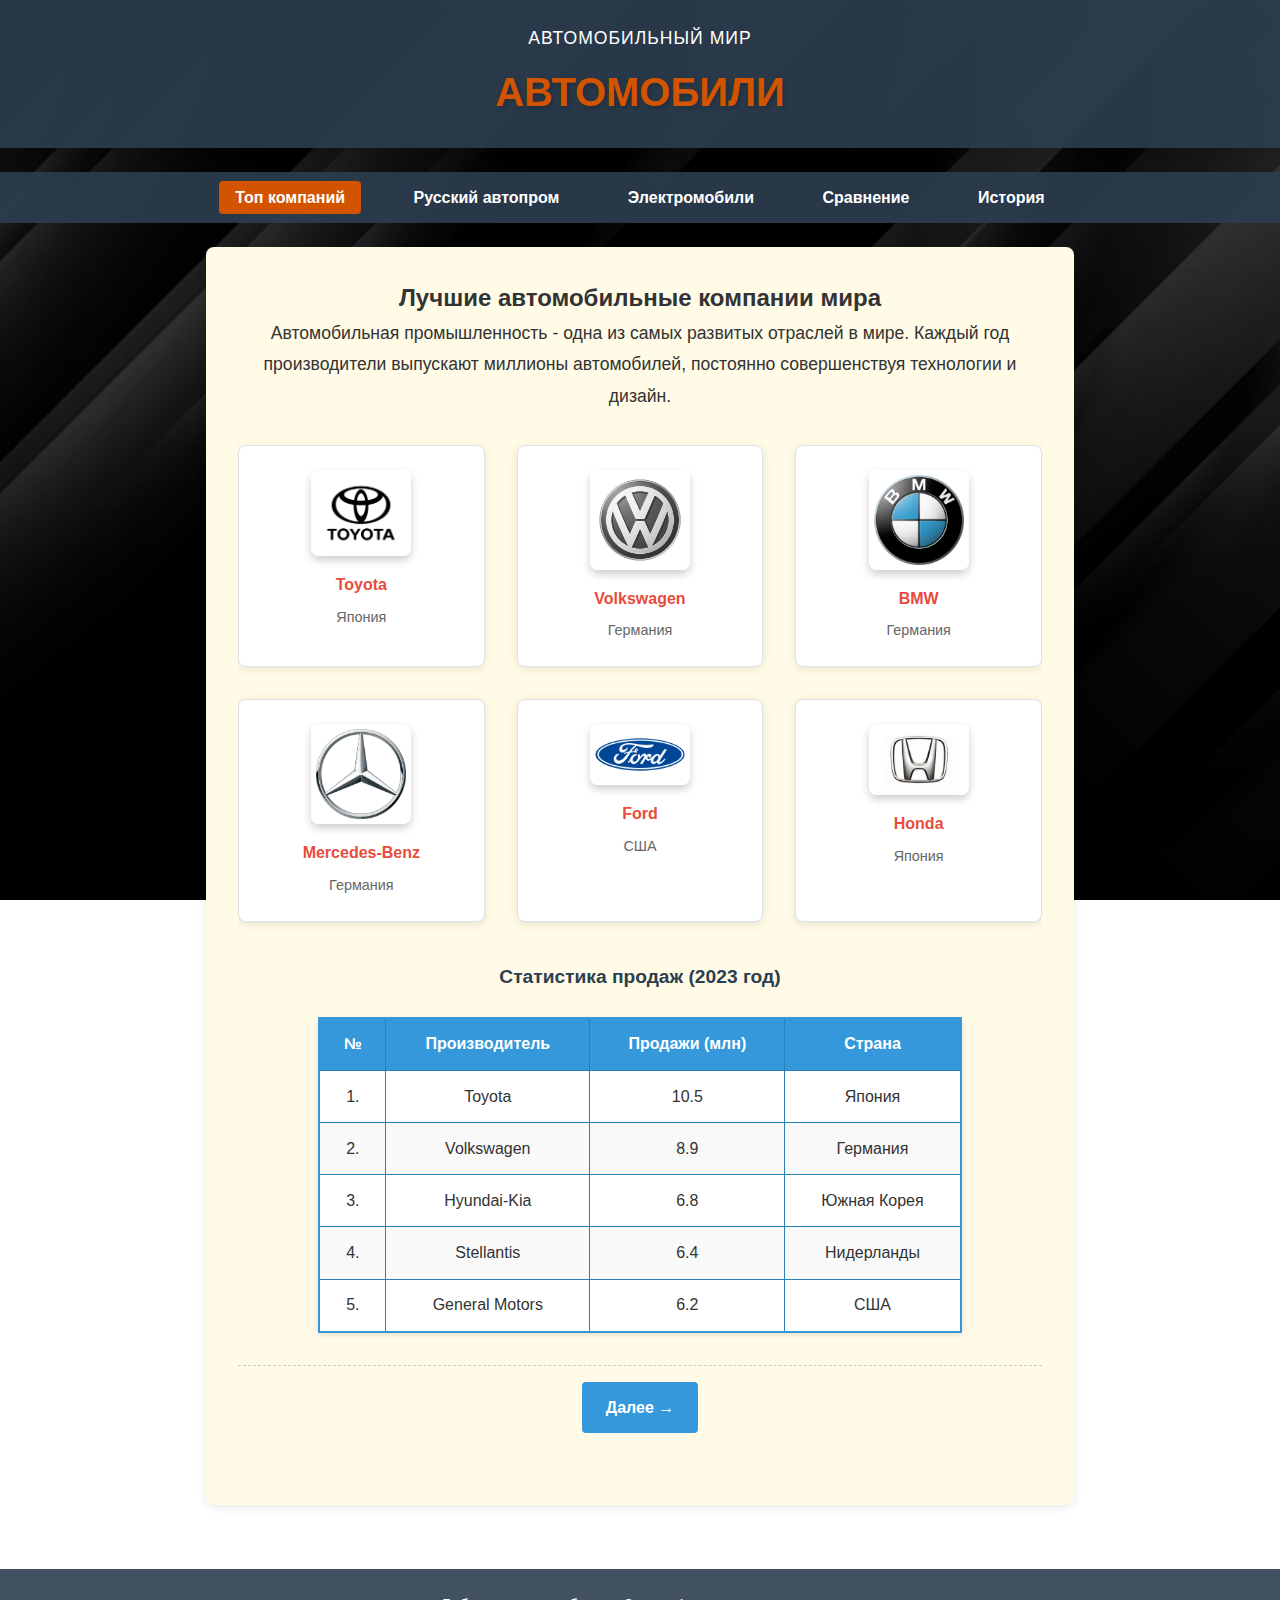
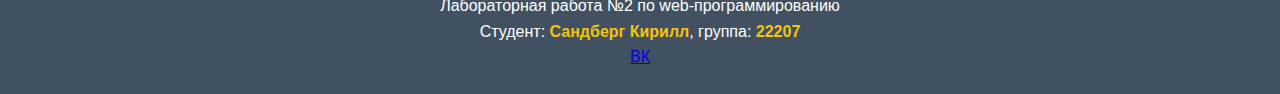
<file: index.html>
<!DOCTYPE html>
<html lang="ru">
<head>
  <meta charset="UTF-8">
  <meta name="viewport" content="width=device-width, initial-scale=1.0">
  <title>Автомобили</title>
  <link rel="stylesheet" href="style.css">
  <style>
    .brand-grid {
      /* display: grid; */
      grid-template-columns: repeat(auto-fill, minmax(200px, 1fr));
      gap: 2rem;
      margin: 2rem 0;
    }
    
    .brand-card {
      background: white;
      border-radius: 8px;
      padding: 1.5rem;
      text-align: center;
      box-shadow: 0 2px 10px rgba(0, 0, 0, 0.1);
      transition: transform 0.3s;
    }
    
    .brand-card:hover {
      transform: translateY(-5px);
    }
    
    .brand-logo {
      max-width: 100px;
      height: auto;
      margin: 0 auto 1rem;
    }
    
    .brand-name {
      font-weight: bold;
      color: #e74c3c;
      margin-bottom: 0.5rem;
    }
    
    .brand-country {
      font-size: 0.9rem;
      color: #666;
    }
  </style>
</head>
<body>
  <header class="header">
    <p class="author">Автомобильный мир</p>
    <h1 class="title">АВТОМОБИЛИ</h1>
  </header>

  <nav class="main-nav">
    <ul>
      <li><a href="index.html" class="active">Топ компаний</a></li>
      <li><a href="page2.html">Русский автопром</a></li>
      <li><a href="page3.html">Электромобили</a></li>
      <li><a href="page4.html">Сравнение</a></li>
      <li><a href="page5.html">История</a></li>
    </ul>
  </nav>

  <main>
    <section>
      <article id="1">
        <h2>Лучшие автомобильные компании мира</h2>
        
        <div class="paragraph">
          <p>Автомобильная промышленность - одна из самых развитых отраслей в мире. Каждый год производители выпускают миллионы автомобилей, постоянно совершенствуя технологии и дизайн.</p>
          
          <div class="brand-grid">
            <div class="brand-card">
              <img src="toyota-logo.png" alt="Toyota" class="brand-logo">
              <div class="brand-name">Toyota</div>
              <div class="brand-country">Япония</div>
            </div>
            
            <div class="brand-card">
              <img src="volkswagen-logo.png" alt="Volkswagen" class="brand-logo">
              <div class="brand-name">Volkswagen</div>
              <div class="brand-country">Германия</div>
            </div>
            
            <div class="brand-card">
              <img src="bmw-logo.png" alt="BMW" class="brand-logo">
              <div class="brand-name">BMW</div>
              <div class="brand-country">Германия</div>
            </div>
            
            <div class="brand-card">
              <img src="mercedes-logo.png" alt="Mercedes-Benz" class="brand-logo">
              <div class="brand-name">Mercedes-Benz</div>
              <div class="brand-country">Германия</div>
            </div>
            
            <div class="brand-card">
              <img src="ford-logo.png" alt="Ford" class="brand-logo">
              <div class="brand-name">Ford</div>
              <div class="brand-country">США</div>
            </div>
            
            <div class="brand-card">
              <img src="honda-logo.png" alt="Honda" class="brand-logo">
              <div class="brand-name">Honda</div>
              <div class="brand-country">Япония</div>
            </div>
          </div>
          
          <table class="menu-table">
            <caption>Статистика продаж (2023 год)</caption>
            <thead>
              <tr>
                <th>№</th>
                <th>Производитель</th>
                <th>Продажи (млн)</th>
                <th>Страна</th>
              </tr>
            </thead>
            <tbody>
              <tr>
                <td>1.</td>
                <td>Toyota</td>
                <td>10.5</td>
                <td>Япония</td>
              </tr>
              <tr>
                <td>2.</td>
                <td>Volkswagen</td>
                <td>8.9</td>
                <td>Германия</td>
              </tr>
              <tr>
                <td>3.</td>
                <td>Hyundai-Kia</td>
                <td>6.8</td>
                <td>Южная Корея</td>
              </tr>
              <tr>
                <td>4.</td>
                <td>Stellantis</td>
                <td>6.4</td>
                <td>Нидерланды</td>
              </tr>
              <tr>
                <td>5.</td>
                <td>General Motors</td>
                <td>6.2</td>
                <td>США</td>
              </tr>
            </tbody>
          </table>
                    
          <div class="next-page">
            <a href="page2.html">Далее →</a>
          </div>
        </div>
      </article>
    </section>
  </main>
  
  <footer>
    <p>Лабораторная работа №2 по web-программированию</p>
    <p>Студент: <span class="student-name">Сандберг Кирилл</span>, группа: <span class="group">22207</span></p>
    <a href="https://vk.com/sandbergk">ВК</a>
  </footer>
</body>
</html>
</file>
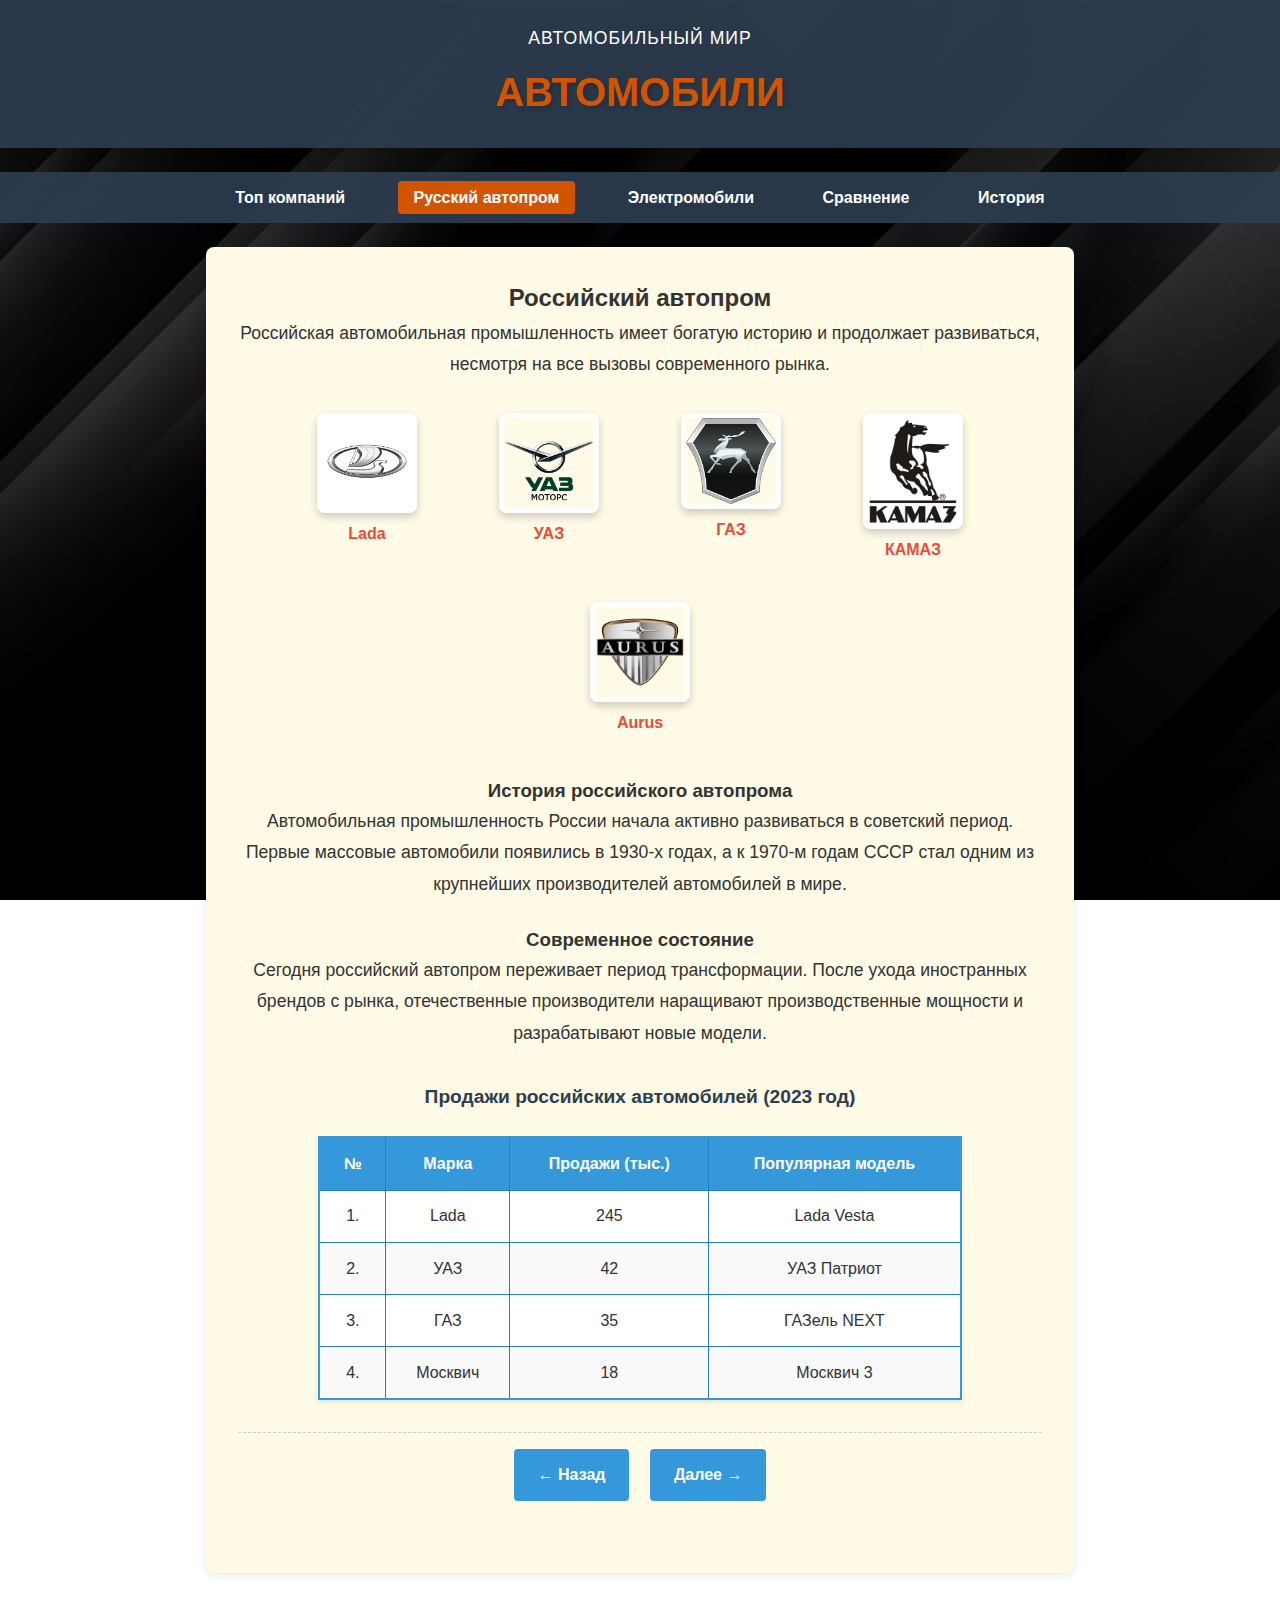
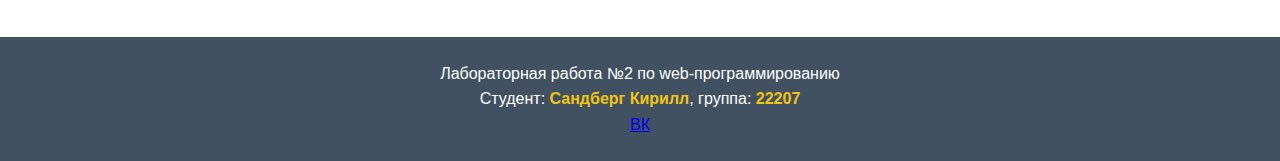
<file: page2.html>
<!DOCTYPE html>
<html lang="ru">
<head>
  <meta charset="UTF-8">
  <meta name="viewport" content="width=device-width, initial-scale=1.0">
  <title>Автомобили - Русский автопром</title>
  <link rel="stylesheet" href="style.css">
  <style>
    .russian-brands {
      display: flex;
      flex-wrap: wrap;
      justify-content: center;
      gap: 2rem;
      margin: 2rem 0;
    }
    
    .brand-item {
      text-align: center;
      width: 150px;
    }
    
    .brand-logo {
      max-width: 100px;
      height: auto;
      margin-bottom: 0.5rem;
    }
    
    .brand-name {
      font-weight: bold;
      color: #e74c3c;
    }
  </style>
</head>
<body>
  <header class="header">
    <p class="author">Автомобильный мир</p>
    <h1 class="title">АВТОМОБИЛИ</h1>
  </header>

  <nav class="main-nav">
    <ul>
      <li><a href="index.html">Топ компаний</a></li>
      <li><a href="page2.html" class="active">Русский автопром</a></li>
      <li><a href="page3.html">Электромобили</a></li>
      <li><a href="page4.html">Сравнение</a></li>
      <li><a href="page5.html">История</a></li>
    </ul>
  </nav>

  <main>
    <section class="layout-with-line">
      <article id="2">
        <h2>Российский автопром</h2>
        
        <div class="paragraph">
          <p>Российская автомобильная промышленность имеет богатую историю и продолжает развиваться, несмотря на все вызовы современного рынка.</p>
          
          <div class="russian-brands">
            <div class="brand-item">
              <img src="lada-logo.png" alt="Lada" class="brand-logo">
              <div class="brand-name">Lada</div>
            </div>
            
            <div class="brand-item">
              <img src="uaz-logo.png" alt="UAZ" class="brand-logo">
              <div class="brand-name">УАЗ</div>
            </div>
            
            <div class="brand-item">
              <img src="gaz-logo.png" alt="GAZ" class="brand-logo">
              <div class="brand-name">ГАЗ</div>
            </div>
            
            <div class="brand-item">
              <img src="kamaz-logo.png" alt="KAMAZ" class="brand-logo">
              <div class="brand-name">КАМАЗ</div>
            </div>
            
            <div class="brand-item">
              <img src="aurus-logo.png" alt="Aurus" class="brand-logo">
              <div class="brand-name">Aurus</div>
            </div>
          </div>
          
          <h3>История российского автопрома</h3>
          <p>Автомобильная промышленность России начала активно развиваться в советский период. Первые массовые автомобили появились в 1930-х годах, а к 1970-м годам СССР стал одним из крупнейших производителей автомобилей в мире.</p>
          
          <h3>Современное состояние</h3>
          <p>Сегодня российский автопром переживает период трансформации. После ухода иностранных брендов с рынка, отечественные производители наращивают производственные мощности и разрабатывают новые модели.</p>
          
          <table class="menu-table">
            <caption>Продажи российских автомобилей (2023 год)</caption>
            <thead>
              <tr>
                <th>№</th>
                <th>Марка</th>
                <th>Продажи (тыс.)</th>
                <th>Популярная модель</th>
              </tr>
            </thead>
            <tbody>
              <tr>
                <td>1.</td>
                <td>Lada</td>
                <td>245</td>
                <td>Lada Vesta</td>
              </tr>
              <tr>
                <td>2.</td>
                <td>УАЗ</td>
                <td>42</td>
                <td>УАЗ Патриот</td>
              </tr>
              <tr>
                <td>3.</td>
                <td>ГАЗ</td>
                <td>35</td>
                <td>ГАЗель NEXT</td>
              </tr>
              <tr>
                <td>4.</td>
                <td>Москвич</td>
                <td>18</td>
                <td>Москвич 3</td>
              </tr>
            </tbody>
          </table>
          
          <div class="next-page">
            <a href="index.html">← Назад</a>
            <a href="page3.html">Далее →</a>
          </div>
        </div>
      </article>
    </section>
  </main>
  
  <footer>
    <p>Лабораторная работа №2 по web-программированию</p>
    <p>Студент: <span class="student-name">Сандберг Кирилл</span>, группа: <span class="group">22207</span></p>
    <a href="https://vk.com/sandbergk">ВК</a>
  </footer>
</body>
</html>
</file>
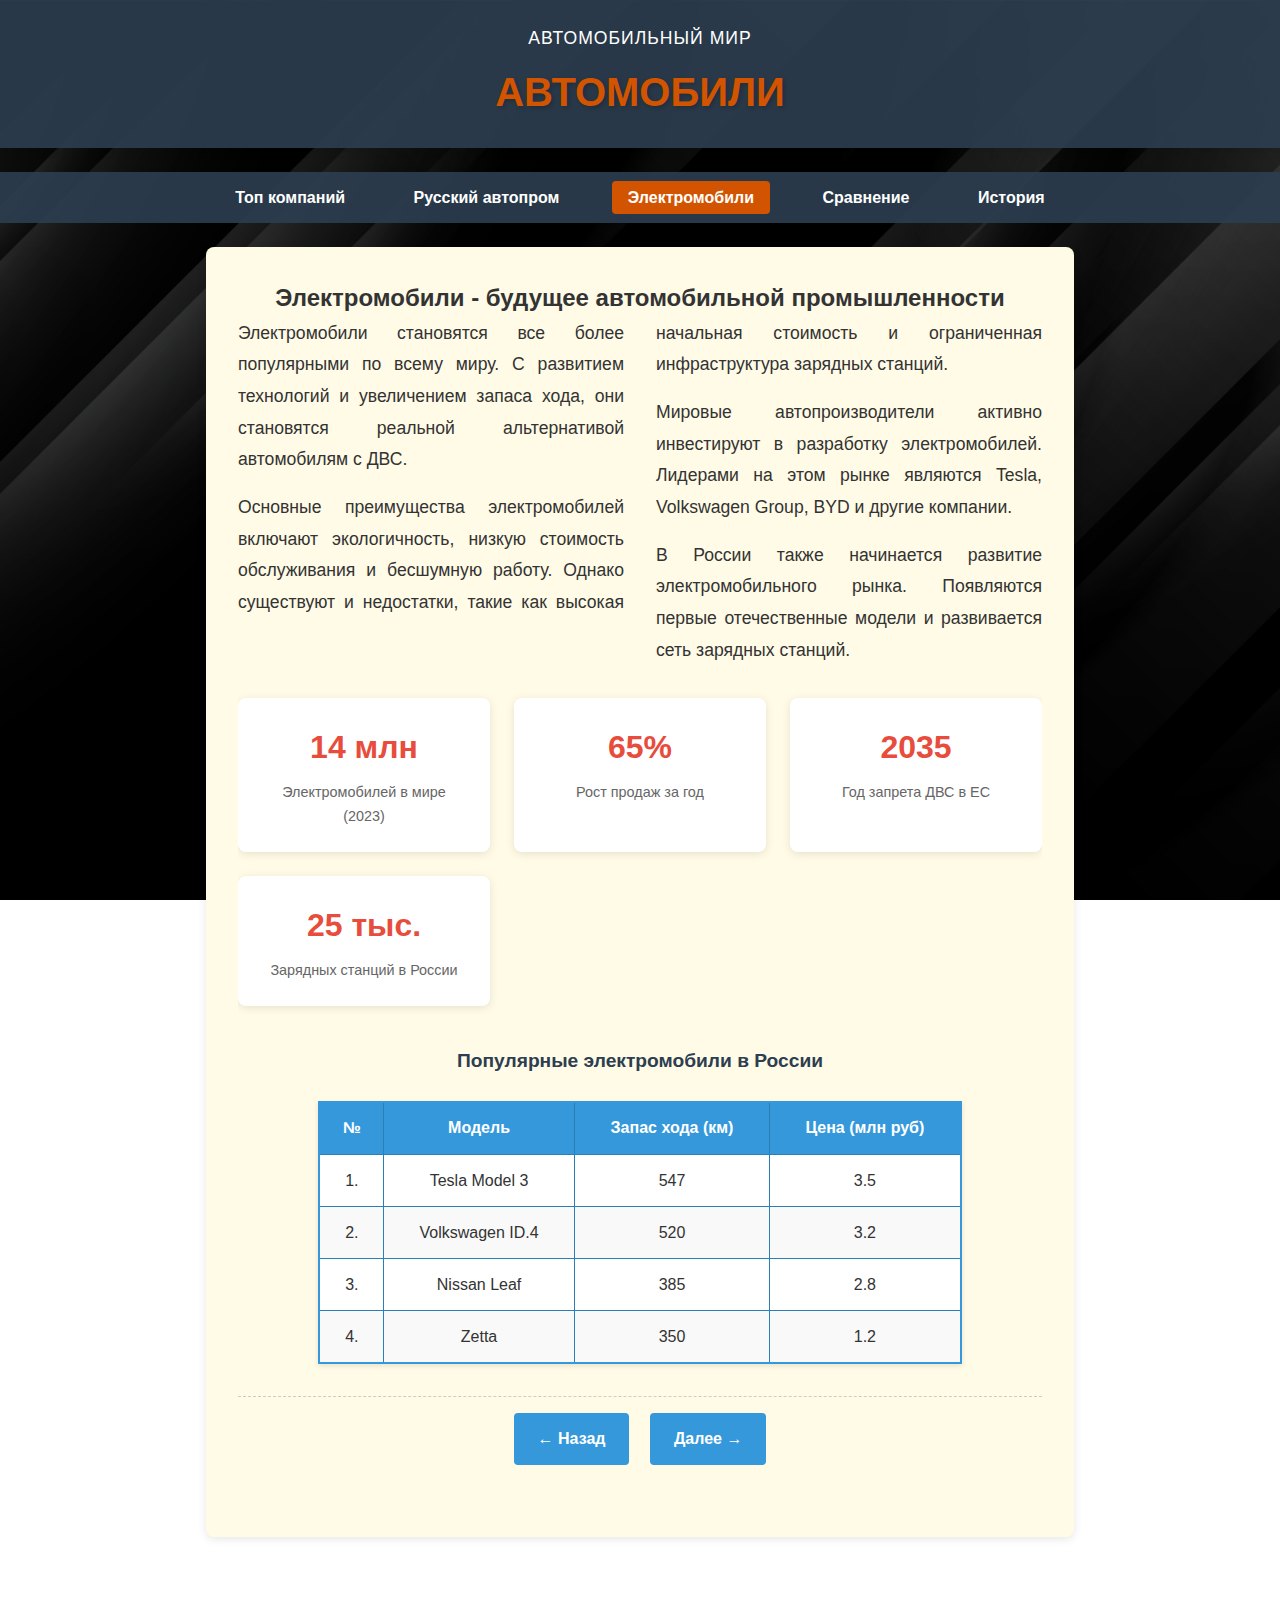
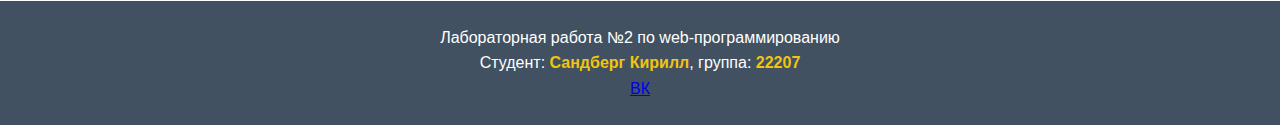
<file: page3.html>
<!DOCTYPE html>
<html lang="ru">
<head>
  <meta charset="UTF-8">
  <meta name="viewport" content="width=device-width, initial-scale=1.0">
  <title>Автомобили - Электромобили</title>
  <link rel="stylesheet" href="style.css">
  <style>
    .two-column-text {
      column-count: 2;
      column-gap: 2rem;
      text-align: justify;
    }
    
    .two-column-text p {
      text-align: justify;
      margin-bottom: 1rem;
    }
    
    .ev-stats {
      display: grid;
      grid-template-columns: repeat(auto-fit, minmax(250px, 1fr));
      gap: 1.5rem;
      margin: 2rem 0;
    }
    
    .stat-card {
      background: white;
      padding: 1.5rem;
      border-radius: 8px;
      box-shadow: 0 2px 10px rgba(0, 0, 0, 0.1);
      text-align: center;
    }
    
    .stat-value {
      font-size: 2rem;
      font-weight: bold;
      color: #e74c3c;
      margin-bottom: 0.5rem;
    }
    
    .stat-label {
      font-size: 0.9rem;
      color: #666;
    }
    
    @media (max-width: 600px) {
      .two-column-text {
        column-count: 1;
      }
    }
  </style>
</head>
<body>
  <header class="header">
    <p class="author">Автомобильный мир</p>
    <h1 class="title">АВТОМОБИЛИ</h1>
  </header>

  <nav class="main-nav">
    <ul>
      <li><a href="index.html">Топ компаний</a></li>
      <li><a href="page2.html">Русский автопром</a></li>
      <li><a href="page3.html" class="active">Электромобили</a></li>
      <li><a href="page4.html">Сравнение</a></li>
      <li><a href="page5.html">История</a></li>
    </ul>
  </nav>

  <main>
    <section>
      <article id="3">
        <h2>Электромобили - будущее автомобильной промышленности</h2>
        
        <div class="paragraph two-column-text">
          <p>Электромобили становятся все более популярными по всему миру. С развитием технологий и увеличением запаса хода, они становятся реальной альтернативой автомобилям с ДВС.</p>
          
          <p>Основные преимущества электромобилей включают экологичность, низкую стоимость обслуживания и бесшумную работу. Однако существуют и недостатки, такие как высокая начальная стоимость и ограниченная инфраструктура зарядных станций.</p>
          
          <p>Мировые автопроизводители активно инвестируют в разработку электромобилей. Лидерами на этом рынке являются Tesla, Volkswagen Group, BYD и другие компании.</p>
          
          <p>В России также начинается развитие электромобильного рынка. Появляются первые отечественные модели и развивается сеть зарядных станций.</p>
        </div>
        
        <div class="ev-stats">
          <div class="stat-card">
            <div class="stat-value">14 млн</div>
            <div class="stat-label">Электромобилей в мире (2023)</div>
          </div>
          
          <div class="stat-card">
            <div class="stat-value">65%</div>
            <div class="stat-label">Рост продаж за год</div>
          </div>
          
          <div class="stat-card">
            <div class="stat-value">2035</div>
            <div class="stat-label">Год запрета ДВС в ЕС</div>
          </div>
          
          <div class="stat-card">
            <div class="stat-value">25 тыс.</div>
            <div class="stat-label">Зарядных станций в России</div>
          </div>
        </div>
        
        <table class="menu-table">
          <caption>Популярные электромобили в России</caption>
          <thead>
            <tr>
              <th>№</th>
              <th>Модель</th>
              <th>Запас хода (км)</th>
              <th>Цена (млн руб)</th>
            </tr>
          </thead>
          <tbody>
            <tr>
              <td>1.</td>
              <td>Tesla Model 3</td>
              <td>547</td>
              <td>3.5</td>
            </tr>
            <tr>
              <td>2.</td>
              <td>Volkswagen ID.4</td>
              <td>520</td>
              <td>3.2</td>
            </tr>
            <tr>
              <td>3.</td>
              <td>Nissan Leaf</td>
              <td>385</td>
              <td>2.8</td>
            </tr>
            <tr>
              <td>4.</td>
              <td>Zetta</td>
              <td>350</td>
              <td>1.2</td>
            </tr>
          </tbody>
        </table>
        
        <div class="next-page">
          <a href="page2.html">← Назад</a>
          <a href="page4.html">Далее →</a>
        </div>
      </article>
    </section>
  </main>
  
  <footer>
    <p>Лабораторная работа №2 по web-программированию</p>
    <p>Студент: <span class="student-name">Сандберг Кирилл</span>, группа: <span class="group">22207</span></p>
    <a href="https://vk.com/sandbergk">ВК</a>
  </footer>
</body>
</html>
</file>
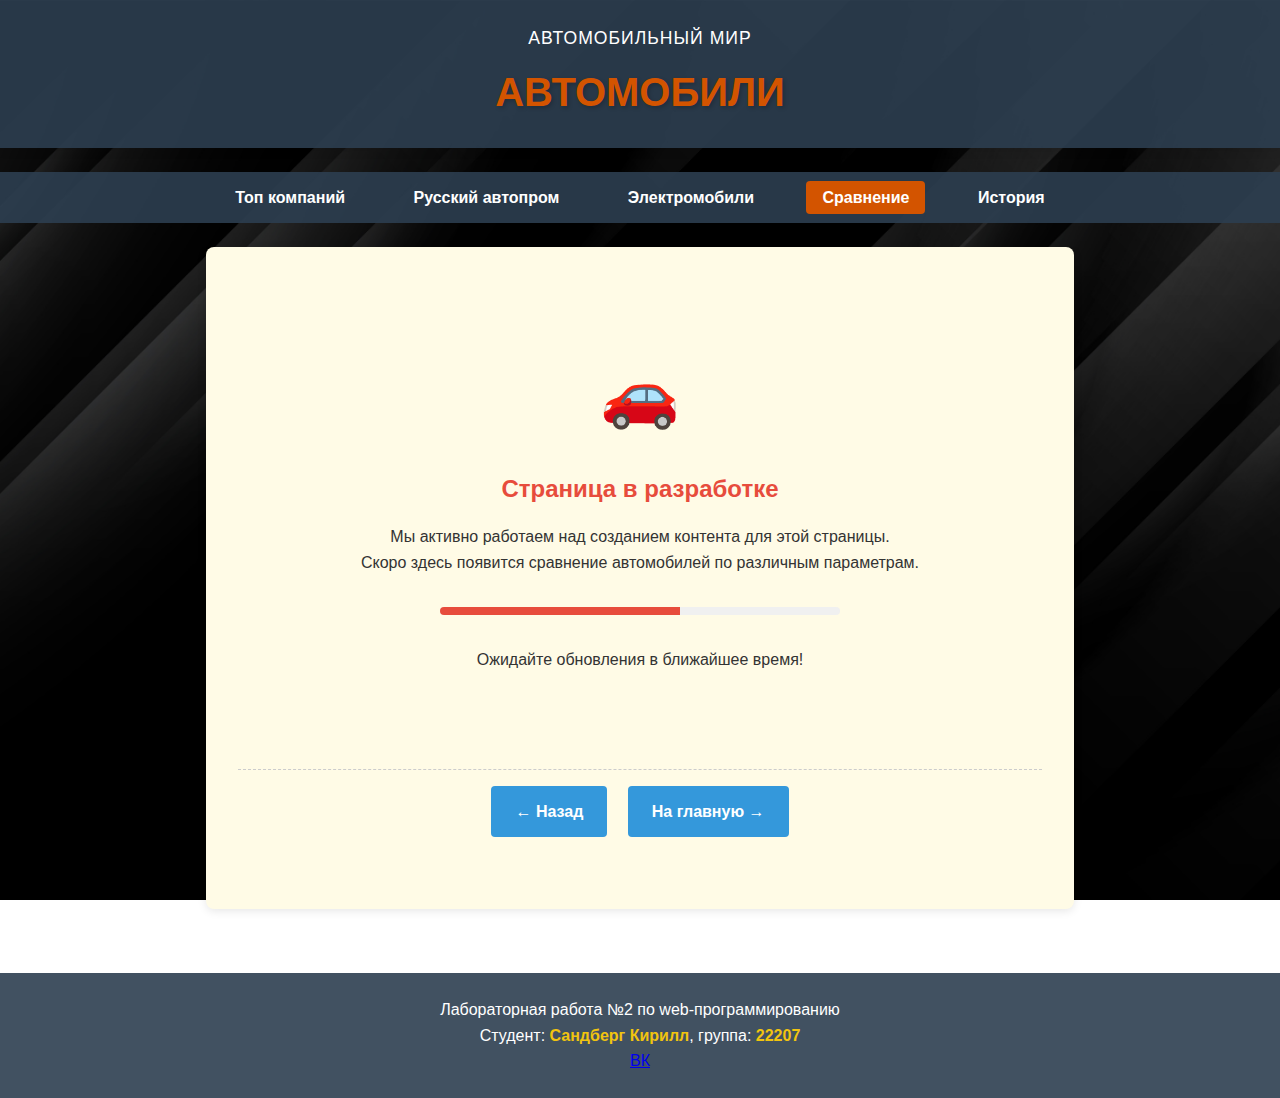
<file: page4.html>
<!DOCTYPE html>
<html lang="ru">
<head>
  <meta charset="UTF-8">
  <meta name="viewport" content="width=device-width, initial-scale=1.0">
  <title>Сайт на разработке</title>
  <link rel="stylesheet" href="style.css">
  <style>
    .coming-soon {
      text-align: center;
      padding: 4rem 2rem;
    }
    
    .coming-soon-icon {
      font-size: 4rem;
      color: #e74c3c;
      margin-bottom: 1.5rem;
    }
    
    .coming-soon h2 {
      color: #e74c3c;
      margin-bottom: 1rem;
    }
    
    .progress-bar {
      height: 8px;
      background-color: #f0f0f0;
      border-radius: 4px;
      margin: 2rem auto;
      max-width: 400px;
      overflow: hidden;
    }
    
    .progress {
      height: 100%;
      background-color: #e74c3c;
      width: 60%;
      animation: progress-animation 2s infinite;
    }
    
    @keyframes progress-animation {
      0% { width: 60%; }
      50% { width: 80%; }
      100% { width: 60%; }
    }
  </style>
</head>
<body>
  <header class="header">
    <p class="author">Автомобильный мир</p>
    <h1 class="title">АВТОМОБИЛИ</h1>
  </header>

  <nav class="main-nav">
    <ul>
      <li><a href="index.html">Топ компаний</a></li>
      <li><a href="page2.html">Русский автопром</a></li>
      <li><a href="page3.html">Электромобили</a></li>
      <li><a href="page4.html" class="active">Сравнение</a></li>
      <li><a href="page5.html">История</a></li>
    </ul>
  </nav>

  <main>
    <section>
      <article id="4">
        <div class="coming-soon">
          <div class="coming-soon-icon">🚗</div>
          <h2>Страница в разработке</h2>
          <p>Мы активно работаем над созданием контента для этой страницы.</p>
          <p>Скоро здесь появится сравнение автомобилей по различным параметрам.</p>
          
          <div class="progress-bar">
            <div class="progress"></div>
          </div>
          
          <p>Ожидайте обновления в ближайшее время!</p>
        </div>
        
        <div class="next-page">
          <a href="page3.html">← Назад</a>
          <a href="index.html">На главную →</a>
        </div>
      </article>
    </section>
  </main>
  
  <footer>
    <p>Лабораторная работа №2 по web-программированию</p>
    <p>Студент: <span class="student-name">Сандберг Кирилл</span>, группа: <span class="group">22207</span></p>
    <a href="https://vk.com/sandbergk">ВК</a>
  </footer>
</body>
</html>
</file>
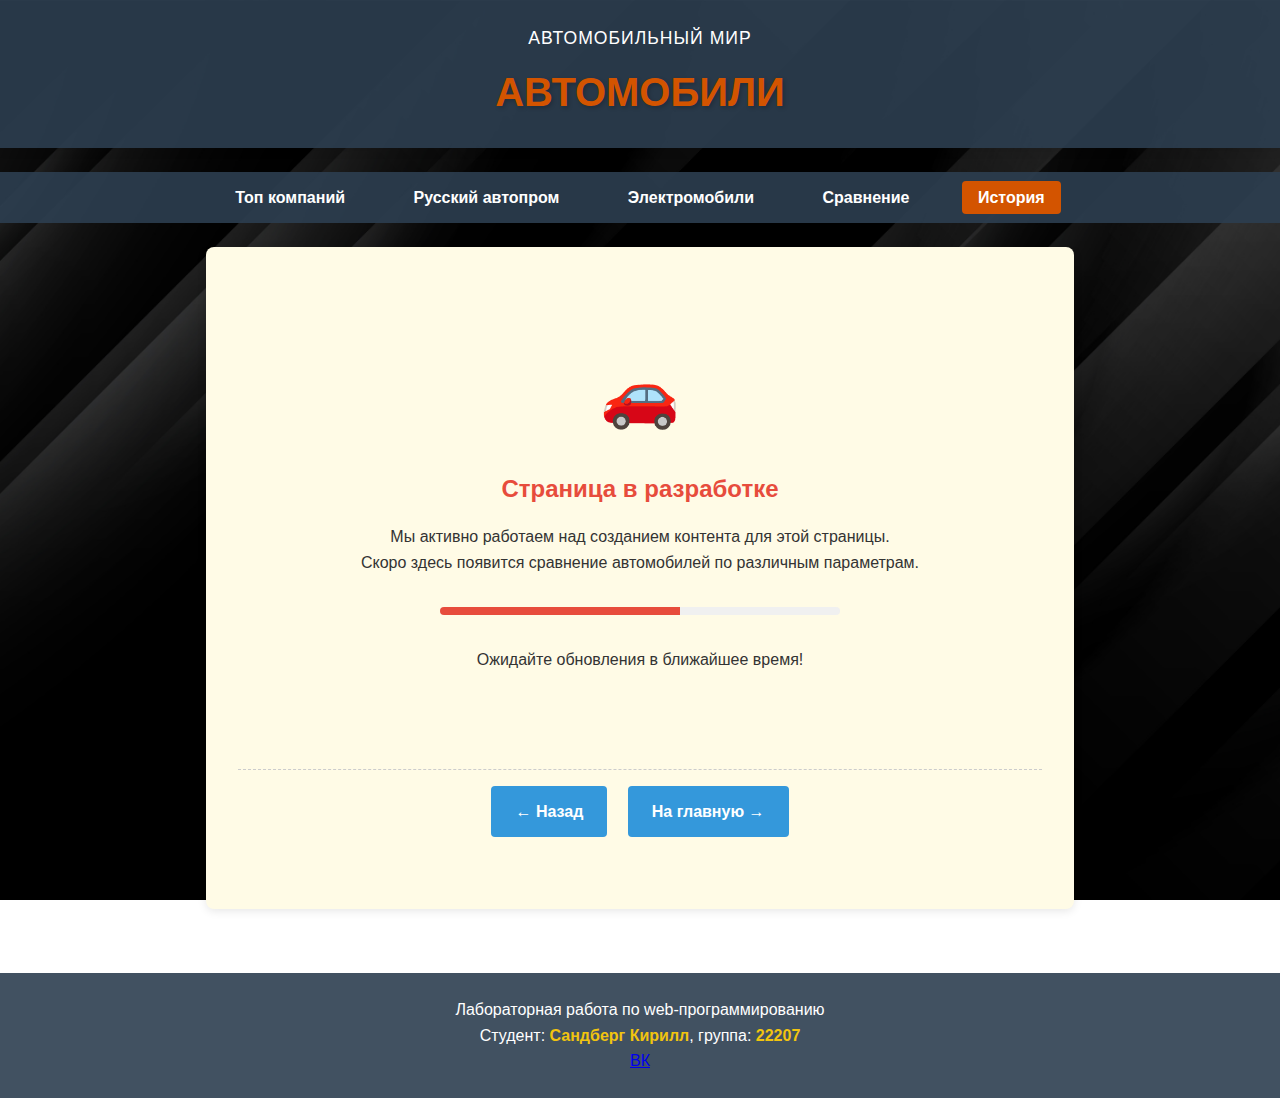
<file: page5.html>
<!DOCTYPE html>
<html lang="ru">
<head>
  <meta charset="UTF-8">
  <meta name="viewport" content="width=device-width, initial-scale=1.0">
  <title>Сайт на разработке</title>
  <link rel="stylesheet" href="style.css">
  <style>
    .coming-soon {
      text-align: center;
      padding: 4rem 2rem;
    }
    
    .coming-soon-icon {
      font-size: 4rem;
      color: #e74c3c;
      margin-bottom: 1.5rem;
    }
    
    .coming-soon h2 {
      color: #e74c3c;
      margin-bottom: 1rem;
    }
    
    .progress-bar {
      height: 8px;
      background-color: #f0f0f0;
      border-radius: 4px;
      margin: 2rem auto;
      max-width: 400px;
      overflow: hidden;
    }
    
    .progress {
      height: 100%;
      background-color: #e74c3c;
      width: 60%;
      animation: progress-animation 2s infinite;
    }
    
    @keyframes progress-animation {
      0% { width: 60%; }
      50% { width: 80%; }
      100% { width: 60%; }
    }
  </style>
</head>
<body>
  <header class="header">
    <p class="author">Автомобильный мир</p>
    <h1 class="title">АВТОМОБИЛИ</h1>
  </header>

  <nav class="main-nav">
    <ul>
      <li><a href="index.html">Топ компаний</a></li>
      <li><a href="page2.html">Русский автопром</a></li>
      <li><a href="page3.html">Электромобили</a></li>
      <li><a href="page4.html">Сравнение</a></li>
      <li><a href="page5.html" class="active">История</a></li>
    </ul>
  </nav>

  <main>
    <section>
      <article id="4">
        <div class="coming-soon">
          <div class="coming-soon-icon">🚗</div>
          <h2>Страница в разработке</h2>
          <p>Мы активно работаем над созданием контента для этой страницы.</p>
          <p>Скоро здесь появится сравнение автомобилей по различным параметрам.</p>
          
          <div class="progress-bar">
            <div class="progress"></div>
          </div>
          
          <p>Ожидайте обновления в ближайшее время!</p>
        </div>
        
        <div class="next-page">
          <a href="page3.html">← Назад</a>
          <a href="index.html">На главную →</a>
        </div>
      </article>
    </section>
  </main>
  
  <footer>
    <p>Лабораторная работа по web-программированию</p>
    <p>Студент: <span class="student-name">Сандберг Кирилл</span>, группа: <span class="group">22207</span></p>
    <a href="https://vk.com/sandbergk">ВК</a>
  </footer>
</body>
</html>
</file>
<file: style.css>
* {
  box-sizing: border-box;
  margin: 0;
  padding: 0;
}

body {
  margin: 0;
  font-family: "Segoe UI", Tahoma, Geneva, Verdana, sans-serif;
  background-image: url(fon.jpg);
  background-size: cover;
  background-repeat: no-repeat;
  background-position: center center;
  background-attachment: fixed;
  color: #333;
  min-height: 100vh;
  line-height: 1.6;
}

.header {
  text-align: center;
  padding: 1.5rem 1rem;
  background-color: rgba(44, 62, 80, 0.9);
  box-shadow: 0 2px 10px rgba(0, 0, 0, 0.1);
  margin-bottom: 1.5rem;
  overflow: hidden;
}

.author {
  font-size: 1.1rem;
  color: white;
  margin: 0;
  text-transform: uppercase;
  letter-spacing: 1px;
}

.title {
  font-size: 2.5rem;
  color: #d35400;
  margin: 0.5rem 0 0;
  font-weight: bold;
  text-shadow: 2px 2px 4px rgba(0, 0, 0, 0.2);
}

/* НАВИГАЦИЯ */
.main-nav {
  background-color: rgba(44, 62, 80, 0.9);
  padding: 0.8rem 0;
  margin-bottom: 1.5rem;
  overflow: hidden;
}

.main-nav ul {
  list-style: none;
  text-align: center;
}

.main-nav li {
  display: inline-block;
  margin: 0 1rem;
}

.main-nav a {
  color: white;
  text-decoration: none;
  font-weight: bold;
  padding: 0.5rem 1rem;
  border-radius: 4px;
  transition: background-color 0.3s;
}

.main-nav a:hover {
  background-color: rgba(255, 255, 255, 0.2);
}

.main-nav a.active {
  background-color: #d35400;
  color: white;
}

/* ОСНОВНОЙ КОНТЕНТ - ЦЕНТРИРОВАННЫЙ */
main {
  padding: 0 1rem 2rem;
  max-width: 900px;
  margin: 0 auto;
  width: 100%;
  overflow: hidden;
}

/* Основной контент - центрированный */
section {
  background-color: #fffbe6;
  padding: 2rem;
  border-radius: 8px;
  box-shadow: 0 2px 10px rgba(0, 0, 0, 0.1);
  text-align: center;
}

/* Содержимое статей */
article {
  overflow: hidden;
  margin-bottom: 2.5rem;
}

article img {
  display: block;
  margin: 0 auto 2rem;
  max-width: 400px;
  height: auto;
  border-radius: 8px;
  box-shadow: 0 4px 8px rgba(0, 0, 0, 0.2);
  border: 5px solid #fff;
}

.paragraph {
  overflow: hidden;
  text-align: center;
}

.paragraph p {
  margin-bottom: 1.5rem;
  text-align: center;
  font-size: 1.1rem;
  line-height: 1.8;
}

/* Стили для текста */
em {
  font-style: italic;
  color: #555;
}

b {
  font-weight: bold;
  color: #2c3e50;
}

/* ТАБЛИЦА - ЦЕНТРИРОВАННАЯ */
.menu-table {
  width: 80%;
  border-collapse: collapse;
  border: 2px solid #3498db;
  margin: 1.5rem auto;
  background: #fff;
  font-size: 1rem;
  box-shadow: 0 2px 5px rgba(0, 0, 0, 0.1);
}

.menu-table caption {
  caption-side: top;
  font-weight: bold;
  margin-bottom: 1rem;
  color: #2c3e50;
  font-size: 1.2rem;
  padding: 0.5rem;
}

.menu-table th, .menu-table td {
  border: 1px solid #2980b9;
  padding: 0.8rem 1rem;
  text-align: center;
}

.menu-table th {
  background: #3498db;
  color: white;
  font-weight: bold;
}

.menu-table tr:nth-child(even) {
  background-color: #f9f9f9;
}

/* Кнопки навигации */
.next-page {
  text-align: center;
  margin-top: 2rem;
  padding-top: 1rem;
  border-top: 1px dashed #ccc;
}

.next-page a {
  display: inline-block;
  padding: 0.8rem 1.5rem;
  background-color: #3498db;
  color: white;
  text-decoration: none;
  border-radius: 4px;
  font-weight: bold;
  transition: background-color 0.3s;
  margin: 0 0.5rem;
}

.next-page a:hover {
  background-color: #2980b9;
}

/* ПОДВАЛ */
footer {
  background-color: rgba(44, 62, 80, 0.9);
  color: white;
  text-align: center;
  padding: 1.5rem;
  margin-top: 2rem;
  clear: both;
}

.student-name, .group {
  font-weight: bold;
  color: #f1c40f;
}

/* АДАПТИВНОСТЬ */
@media (max-width: 768px) {
  .menu-table {
    width: 95%;
  }
  
  article img {
    max-width: 100%;
  }
  
  .main-nav li {
    display: block;
    margin: 0.3rem 0;
  }
  
  section {
    padding: 1.5rem 1rem;
  }
  
  .paragraph p {
    font-size: 1rem;
    text-align: center;
  }
}

.two-column-text {
  column-count: 2;
  column-gap: 2rem;
  text-align: left;
}

.two-column-text p {
  text-align: justify;
  margin-bottom: 1rem;
}

@media (max-width: 600px) {
  .two-column-text {
    column-count: 1;
  }
}

.brand-grid {
  display: grid;
  grid-template-columns: repeat(auto-fill, minmax(200px, 1fr));
  gap: 2rem;
  margin: 2rem 0;
}

.brand-card {
  background: linear-gradient(135deg, #f8f9fa, #e9ecef);
  border: 1px solid #dee2e6;
  border-radius: 8px;
  padding: 1.5rem;
  text-align: center;
  box-shadow: 0 2px 10px rgba(0, 0, 0, 0.1);
  transition: transform 0.3s;
}

.brand-card:hover {
  transform: translateY(-5px);
}

.brand-logo {
  max-width: 100px;
  height: auto;
  margin: 0 auto 1rem;
}

.brand-name {
  font-weight: bold;
  color: #2c3e50;
  margin-bottom: 0.5rem;
}

.brand-country {
  font-size: 0.9rem;
  color: #666;
}

.russian-brands {
  display: flex;
  flex-wrap: wrap;
  justify-content: center;
  gap: 2rem;
  margin: 2rem 0;
}

.brand-item {
  text-align: center;
  width: 150px;
}

.ev-stats {
  display: grid;
  grid-template-columns: repeat(auto-fit, minmax(250px, 1fr));
  gap: 1.5rem;
  margin: 2rem 0;
}

.stat-card {
  background: white;
  padding: 1.5rem;
  border-radius: 8px;
  box-shadow: 0 2px 10px rgba(0, 0, 0, 0.1);
  text-align: center;
}

.stat-value {
  font-size: 2rem;
  font-weight: bold;
  color: #3498db;
  margin-bottom: 0.5rem;
}

.stat-label {
  font-size: 0.9rem;
  color: #666;
}

.coming-soon {
  text-align: center;
  padding: 4rem 2rem;
}

.coming-soon-icon {
  font-size: 4rem;
  color: #e74c3c;
  margin-bottom: 1.5rem;
}

.coming-soon h2 {
  color: #e74c3c;
  margin-bottom: 1rem;
}

.progress-bar {
  height: 8px;
  background-color: #f0f0f0;
  border-radius: 4px;
  margin: 2rem auto;
  max-width: 400px;
  overflow: hidden;
}

.progress {
  height: 100%;
  background-color: #e74c3c;
  width: 60%;
  animation: progress-animation 2s infinite;
}

@keyframes progress-animation {
  0% { width: 60%; }
  50% { width: 80%; }
  100% { width: 60%; }
}
</file>
